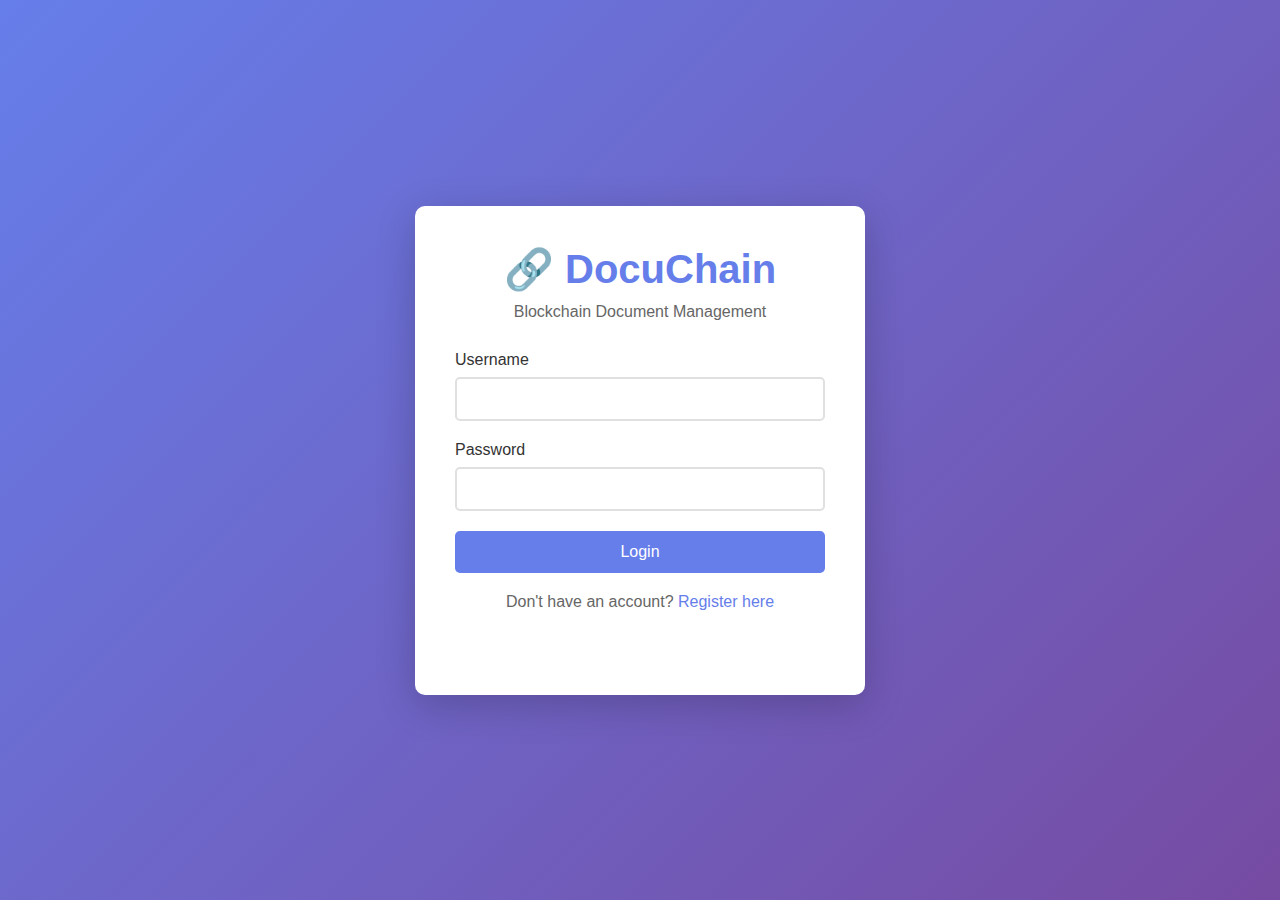
<file: frontend/index.html>
<!DOCTYPE html>
<html lang="en">
<head>
    <meta charset="UTF-8">
    <meta name="viewport" content="width=device-width, initial-scale=1.0">
    <title>DocuChain - Login</title>
    <link rel="stylesheet" href="styles.css">
</head>
<body>
    <div class="container">
        <div class="auth-box">
            <h1>🔗 DocuChain</h1>
            <p class="subtitle">Blockchain Document Management</p>
            
            <form id="loginForm">
                <div class="form-group">
                    <label for="username">Username</label>
                    <input type="text" id="username" name="username" required>
                </div>
                
                <div class="form-group">
                    <label for="password">Password</label>
                    <input type="password" id="password" name="password" required>
                </div>
                
                <button type="submit" class="btn btn-primary">Login</button>
            </form>
            
            <div class="auth-footer">
                <p>Don't have an account? <a href="register.html">Register here</a></p>
            </div>
            
            <div id="message" class="message"></div>
        </div>
    </div>
    
    <script>
        const API_URL = 'http://localhost:5000/api';
        
        document.getElementById('loginForm').addEventListener('submit', async (e) => {
            e.preventDefault();
            
            const username = document.getElementById('username').value;
            const password = document.getElementById('password').value;
            const messageDiv = document.getElementById('message');
            
            try {
                const response = await fetch(`${API_URL}/login`, {
                    method: 'POST',
                    headers: {
                        'Content-Type': 'application/json',
                    },
                    credentials: 'include',
                    body: JSON.stringify({ username, password })
                });
                
                const data = await response.json();
                
                if (data.success) {
                    messageDiv.textContent = 'Login successful! Redirecting...';
                    messageDiv.className = 'message success';
                    setTimeout(() => {
                        window.location.href = 'dashboard.html';
                    }, 1000);
                } else {
                    messageDiv.textContent = data.error || 'Login failed';
                    messageDiv.className = 'message error';
                }
            } catch (error) {
                messageDiv.textContent = 'Error: ' + error.message;
                messageDiv.className = 'message error';
            }
        });
    </script>
</body>
</html>
</file>
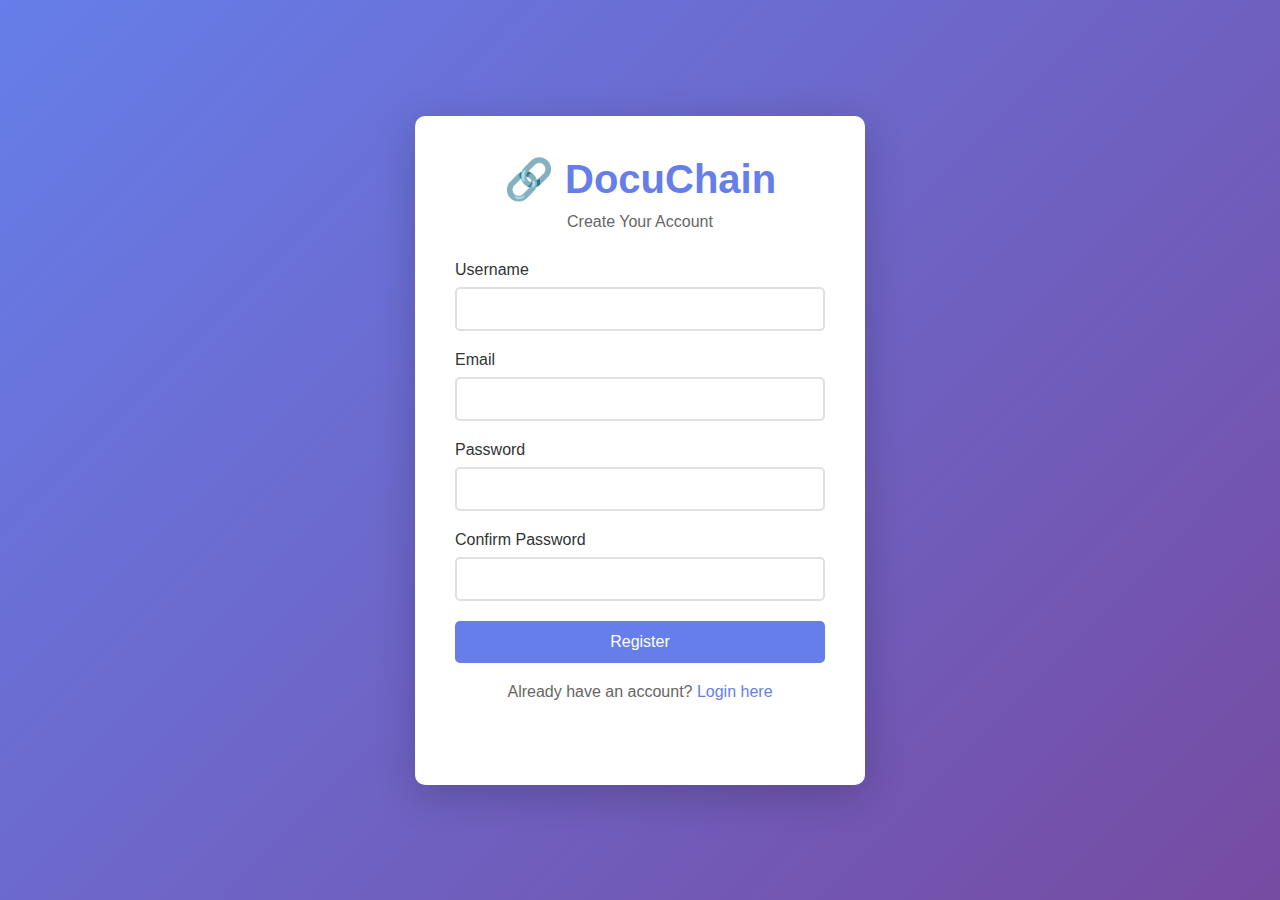
<file: frontend/register.html>
<!DOCTYPE html>
<html lang="en">
<head>
    <meta charset="UTF-8">
    <meta name="viewport" content="width=device-width, initial-scale=1.0">
    <title>DocuChain - Register</title>
    <link rel="stylesheet" href="styles.css">
</head>
<body>
    <div class="container">
        <div class="auth-box">
            <h1>🔗 DocuChain</h1>
            <p class="subtitle">Create Your Account</p>
            
            <form id="registerForm">
                <div class="form-group">
                    <label for="username">Username</label>
                    <input type="text" id="username" name="username" required>
                </div>
                
                <div class="form-group">
                    <label for="email">Email</label>
                    <input type="email" id="email" name="email" required>
                </div>
                
                <div class="form-group">
                    <label for="password">Password</label>
                    <input type="password" id="password" name="password" required minlength="6">
                </div>
                
                <div class="form-group">
                    <label for="confirmPassword">Confirm Password</label>
                    <input type="password" id="confirmPassword" name="confirmPassword" required>
                </div>
                
                <button type="submit" class="btn btn-primary">Register</button>
            </form>
            
            <div class="auth-footer">
                <p>Already have an account? <a href="index.html">Login here</a></p>
            </div>
            
            <div id="message" class="message"></div>
            
            <div id="walletInfo" class="wallet-info" style="display: none;">
                <h3>⚠️ IMPORTANT - Save This Information!</h3>
                <p><strong>Your Wallet Address:</strong></p>
                <p id="walletAddress" class="wallet-address"></p>
                <p class="warning">Fund this wallet with Sepolia ETH from: <a href="https://sepoliafaucet.com" target="_blank">Sepolia Faucet</a></p>
                <button onclick="window.location.href='index.html'" class="btn btn-success">Go to Login</button>
            </div>
        </div>
    </div>
    
    <script>
        const API_URL = 'http://localhost:5000/api';
        
        // Check if MetaMask is available
        async function checkMetaMask() {
            if (typeof window.ethereum === 'undefined') {
                alert('❌ MetaMask is not installed! Please install MetaMask browser extension first.');
                return false;
            }
            return true;
        }
        
        // Connect to MetaMask
        async function connectMetaMask() {
            try {
                const accounts = await window.ethereum.request({ 
                    method: 'eth_requestAccounts' 
                });
                
                if (accounts.length === 0) {
                    throw new Error('No accounts found');
                }
                
                return accounts[0];
            } catch (error) {
                console.error('MetaMask connection error:', error);
                throw error;
            }
        }
        
        document.getElementById('registerForm').addEventListener('submit', async (e) => {
            e.preventDefault();
            
            const username = document.getElementById('username').value;
            const email = document.getElementById('email').value;
            const password = document.getElementById('password').value;
            const confirmPassword = document.getElementById('confirmPassword').value;
            const messageDiv = document.getElementById('message');
            
            if (password !== confirmPassword) {
                messageDiv.textContent = 'Passwords do not match!';
                messageDiv.className = 'message error';
                return;
            }
            
            // Check MetaMask availability
            if (!await checkMetaMask()) {
                return;
            }
            
            messageDiv.textContent = '🔄 Connecting to MetaMask...';
            messageDiv.className = 'message';
            
            try {
                // Connect to MetaMask first
                const walletAddress = await connectMetaMask();
                
                messageDiv.textContent = '🔄 Creating account...';
                
                // Register with the MetaMask wallet address
                const response = await fetch(`${API_URL}/register`, {
                    method: 'POST',
                    headers: {
                        'Content-Type': 'application/json',
                    },
                    body: JSON.stringify({ 
                        username, 
                        email, 
                        password, 
                        walletAddress: walletAddress 
                    })
                });
                
                const data = await response.json();
                
                if (data.success) {
                    document.getElementById('registerForm').style.display = 'none';
                    document.getElementById('walletInfo').style.display = 'block';
                    document.getElementById('walletAddress').textContent = walletAddress;
                    messageDiv.textContent = 'Registration successful! ✅';
                    messageDiv.className = 'message success';
                } else {
                    messageDiv.textContent = data.error || 'Registration failed';
                    messageDiv.className = 'message error';
                }
            } catch (error) {
                console.error('Registration error:', error);
                if (error.code === 4001) {
                    messageDiv.textContent = '❌ MetaMask connection rejected. Please try again.';
                } else if (error.code === -32002) {
                    messageDiv.textContent = '⏳ MetaMask connection pending. Please check MetaMask popup.';
                } else {
                    messageDiv.textContent = 'Error: ' + error.message;
                }
                messageDiv.className = 'message error';
            }
        });
    </script>
</body>
</html>
</file>
<file: frontend/styles.css>
* {
    margin: 0;
    padding: 0;
    box-sizing: border-box;
}

body {
    font-family: 'Segoe UI', Tahoma, Geneva, Verdana, sans-serif;
    background: linear-gradient(135deg, #667eea 0%, #764ba2 100%);
    min-height: 100vh;
}

.container {
    display: flex;
    justify-content: center;
    align-items: center;
    min-height: 100vh;
    padding: 20px;
}

.auth-box {
    background: white;
    padding: 40px;
    border-radius: 10px;
    box-shadow: 0 10px 40px rgba(0, 0, 0, 0.2);
    width: 100%;
    max-width: 450px;
}

.auth-box h1 {
    text-align: center;
    color: #667eea;
    margin-bottom: 10px;
    font-size: 2.5em;
}

.subtitle {
    text-align: center;
    color: #666;
    margin-bottom: 30px;
}

.form-group {
    margin-bottom: 20px;
}

.form-group label {
    display: block;
    margin-bottom: 8px;
    color: #333;
    font-weight: 500;
}

.form-group input,
.form-group select {
    width: 100%;
    padding: 12px;
    border: 2px solid #e0e0e0;
    border-radius: 5px;
    font-size: 14px;
    transition: border-color 0.3s;
}

.form-group input:focus,
.form-group select:focus {
    outline: none;
    border-color: #667eea;
}

.btn {
    padding: 12px 24px;
    border: none;
    border-radius: 5px;
    font-size: 16px;
    cursor: pointer;
    transition: all 0.3s;
    font-weight: 500;
}

.btn-primary {
    background: #667eea;
    color: white;
    width: 100%;
}

.btn-primary:hover {
    background: #5568d3;
    transform: translateY(-2px);
    box-shadow: 0 5px 15px rgba(102, 126, 234, 0.4);
}

.btn-secondary {
    background: #6c757d;
    color: white;
}

.btn-secondary:hover {
    background: #5a6268;
}

.btn-success {
    background: #28a745;
    color: white;
}

.btn-success:hover {
    background: #218838;
}

.btn-warning {
    background: #ffc107;
    color: #212529;
}

.btn-warning:hover {
    background: #e0a800;
}

.btn-small {
    padding: 8px 16px;
    font-size: 14px;
}

.auth-footer {
    margin-top: 20px;
    text-align: center;
    color: #666;
}

.auth-footer a {
    color: #667eea;
    text-decoration: none;
    font-weight: 500;
}

.auth-footer a:hover {
    text-decoration: underline;
}

.message {
    margin-top: 20px;
    padding: 12px;
    border-radius: 5px;
    text-align: center;
}

.message.success {
    background: #d4edda;
    color: #155724;
    border: 1px solid #c3e6cb;
}

.message.error {
    background: #f8d7da;
    color: #721c24;
    border: 1px solid #f5c6cb;
}

.wallet-info {
    margin-top: 30px;
    padding: 20px;
    background: #fff3cd;
    border: 2px solid #ffc107;
    border-radius: 5px;
}

.wallet-info h3 {
    color: #856404;
    margin-bottom: 15px;
}

.wallet-address {
    background: white;
    padding: 10px;
    border-radius: 5px;
    word-break: break-all;
    font-family: monospace;
    margin: 10px 0;
    border: 1px solid #ddd;
}

.warning {
    color: #721c24;
    margin-top: 15px;
    font-weight: 500;
}

/* Dashboard Styles */
.navbar {
    background: white;
    padding: 15px 30px;
    display: flex;
    justify-content: space-between;
    align-items: center;
    box-shadow: 0 2px 10px rgba(0, 0, 0, 0.1);
}

.nav-brand {
    font-size: 24px;
    font-weight: bold;
    color: #667eea;
}

.nav-user {
    display: flex;
    align-items: center;
    gap: 15px;
}

.nav-user span {
    color: #333;
    font-weight: 500;
}

.dashboard-container {
    display: flex;
    min-height: calc(100vh - 70px);
    background: #f5f5f5;
}

.sidebar {
    width: 250px;
    background: white;
    padding: 20px;
    box-shadow: 2px 0 10px rgba(0, 0, 0, 0.1);
}

.tab-btn {
    width: 100%;
    padding: 15px;
    margin-bottom: 10px;
    border: none;
    background: #f8f9fa;
    color: #333;
    font-size: 16px;
    text-align: left;
    border-radius: 5px;
    cursor: pointer;
    transition: all 0.3s;
}

.tab-btn:hover {
    background: #e9ecef;
}

.tab-btn.active {
    background: #667eea;
    color: white;
}

.main-content {
    flex: 1;
    padding: 30px;
    overflow-y: auto;
}

.tab-content {
    display: none;
}

.tab-content.active {
    display: block;
}

.tab-content h2 {
    color: #333;
    margin-bottom: 20px;
}

.upload-section {
    background: white;
    padding: 30px;
    border-radius: 10px;
    box-shadow: 0 2px 10px rgba(0, 0, 0, 0.1);
    max-width: 600px;
}

.status-box {
    margin-top: 20px;
    padding: 15px;
    border-radius: 5px;
    background: #f8f9fa;
}

.status-box p {
    margin: 10px 0;
}

.status-box .info {
    color: #0056b3;
}

.status-box .success {
    color: #155724;
}

.status-box .error {
    color: #721c24;
}

.documents-grid {
    display: grid;
    grid-template-columns: repeat(auto-fill, minmax(300px, 1fr));
    gap: 20px;
    margin-top: 20px;
}

.document-card {
    background: white;
    padding: 20px;
    border-radius: 10px;
    box-shadow: 0 2px 10px rgba(0, 0, 0, 0.1);
    transition: transform 0.3s, box-shadow 0.3s;
}

.document-card:hover {
    transform: translateY(-5px);
    box-shadow: 0 5px 20px rgba(0, 0, 0, 0.15);
}

.doc-icon {
    font-size: 48px;
    text-align: center;
    margin-bottom: 15px;
}

.document-card h3 {
    color: #333;
    margin-bottom: 10px;
    font-size: 18px;
    word-break: break-word;
}

.document-card p {
    color: #666;
    margin: 5px 0;
    font-size: 14px;
}

.doc-hash {
    font-family: monospace;
    font-size: 12px;
    background: #f8f9fa;
    padding: 5px;
    border-radius: 3px;
}

.doc-actions {
    display: flex;
    gap: 10px;
    margin-top: 15px;
    flex-wrap: wrap;
}

/* Modal Styles */
.modal {
    display: none;
    position: fixed;
    z-index: 1000;
    left: 0;
    top: 0;
    width: 100%;
    height: 100%;
    background-color: rgba(0, 0, 0, 0.5);
}

.modal-content {
    background-color: white;
    margin: 10% auto;
    padding: 30px;
    border-radius: 10px;
    width: 90%;
    max-width: 500px;
    position: relative;
    animation: slideDown 0.3s;
}

@keyframes slideDown {
    from {
        transform: translateY(-50px);
        opacity: 0;
    }
    to {
        transform: translateY(0);
        opacity: 1;
    }
}

.close {
    color: #aaa;
    float: right;
    font-size: 28px;
    font-weight: bold;
    cursor: pointer;
}

.close:hover {
    color: #000;
}

.form-control {
    width: 100%;
    padding: 10px;
    margin-top: 5px;
    border: 2px solid #e0e0e0;
    border-radius: 5px;
    font-size: 14px;
}

.form-control:focus {
    outline: none;
    border-color: #667eea;
}

/* Responsive Design */
@media (max-width: 768px) {
    .dashboard-container {
        flex-direction: column;
    }
    
    .sidebar {
        width: 100%;
    }
    
    .documents-grid {
        grid-template-columns: 1fr;
    }
    
    .nav-user {
        flex-direction: column;
        align-items: flex-end;
    }
}
</file>
